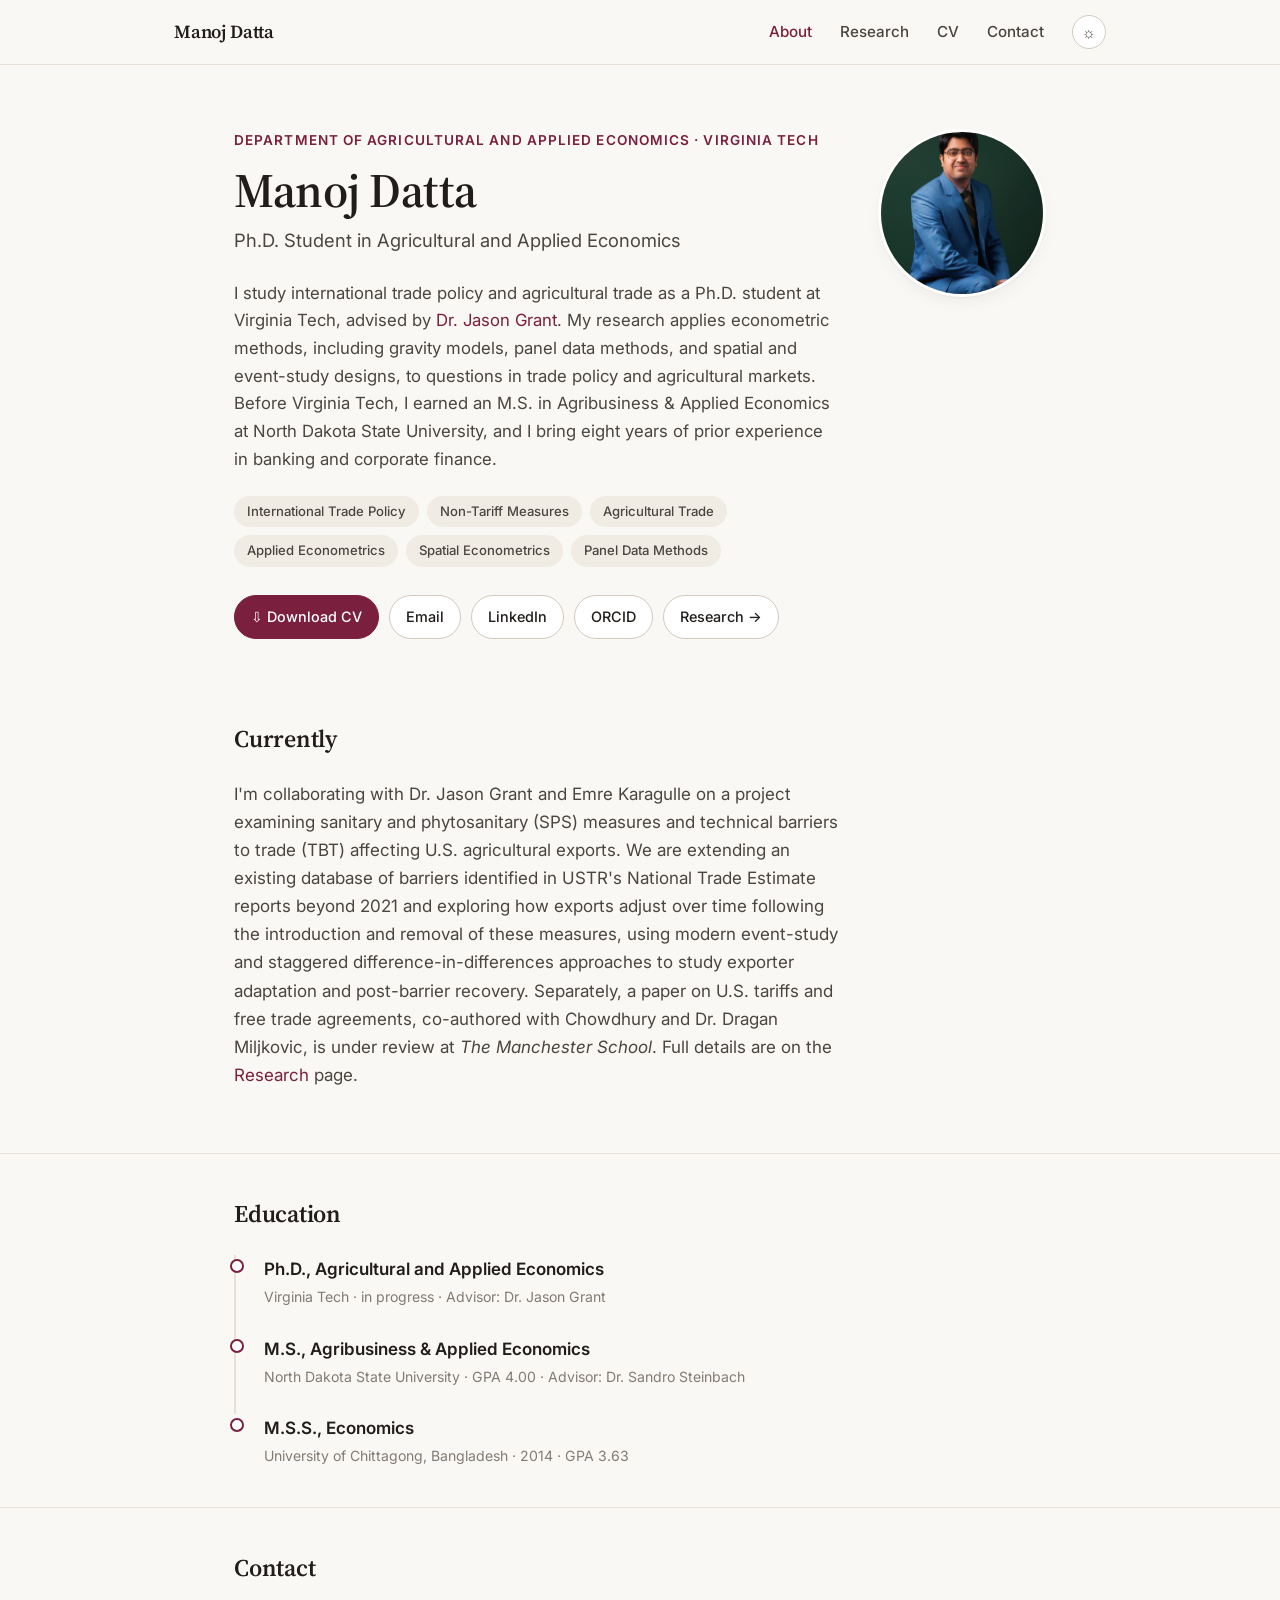
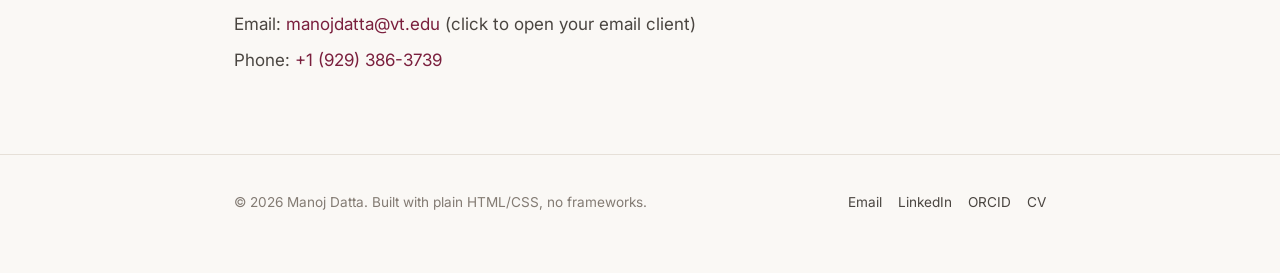
<file: index.html>
<!DOCTYPE html>
<html lang="en">
<head>
<meta charset="UTF-8">
<meta name="viewport" content="width=device-width, initial-scale=1">
<title>Manoj Datta</title>
<meta name="description" content="Manoj Datta, PhD student in Agricultural and Applied Economics at Virginia Tech. Research on international trade policy, agricultural trade, and applied econometrics.">
<link rel="preconnect" href="https://fonts.googleapis.com">
<link rel="preconnect" href="https://fonts.gstatic.com" crossorigin>
<link href="https://fonts.googleapis.com/css2?family=Source+Serif+4:wght@500;600;700&family=Inter:wght@400;500;600;700&display=swap" rel="stylesheet">
<link rel="stylesheet" href="assets/css/style.css">
</head>
<body>

<nav class="site-nav">
  <div class="wrap">
    <a href="index.html" class="brand">Manoj Datta</a>
    <button class="nav-toggle" aria-label="Toggle menu">&#9776;</button>
    <div class="nav-links">
      <a href="index.html" class="active">About</a>
      <a href="research.html">Research</a>
      <a href="cv.html">CV</a>
      <a href="index.html#contact">Contact</a>
      <button class="theme-toggle" aria-label="Toggle dark mode" title="Toggle dark mode">&#9788;</button>
    </div>
  </div>
</nav>

<header class="hero">
  <div class="wrap">
    <div class="hero-text">
      <p class="eyebrow">Department of Agricultural and Applied Economics · Virginia Tech</p>
      <h1>Manoj Datta</h1>
      <p class="role">Ph.D. Student in Agricultural and Applied Economics</p>
      <p class="lede">
        I study international trade policy and agricultural trade as a Ph.D. student at
        Virginia Tech, advised by <a href="https://aaec.vt.edu/people/faculty/grant-jason.html" target="_blank" rel="noopener">Dr. Jason Grant</a>.
        My research applies econometric methods, including gravity models, panel data
        methods, and spatial and event-study designs, to questions in trade policy and
        agricultural markets. Before Virginia Tech, I earned an M.S. in Agribusiness &amp;
        Applied Economics at North Dakota State University, and I bring eight years of prior
        experience in banking and corporate finance.
      </p>

      <div class="tag-row">
        <span class="tag">International Trade Policy</span>
        <span class="tag">Non-Tariff Measures</span>
        <span class="tag">Agricultural Trade</span>
        <span class="tag">Applied Econometrics</span>
        <span class="tag">Spatial Econometrics</span>
        <span class="tag">Panel Data Methods</span>
      </div>

      <div class="link-row">
        <a class="primary" href="assets/files/Manoj_Datta_CV.docx" download>&#8681; Download CV</a>
        <a href="mailto:manojdatta@vt.edu">Email</a>
        <a href="https://www.linkedin.com/in/manoj-datta-68495a75/" target="_blank" rel="noopener">LinkedIn</a>
        <a href="https://orcid.org/0009-0003-9950-358X" target="_blank" rel="noopener">ORCID</a>
        <a href="research.html">Research →</a>
      </div>
    </div>

    <div class="hero-photo">
      <img src="assets/img/photo.jpg" alt="Portrait of Manoj Datta" width="168" height="168">
    </div>
  </div>
</header>

<section class="block">
  <div class="wrap">
    <h2>Currently</h2>
    <p class="section-intro" style="margin-top:0;">
      I'm collaborating with Dr. Jason Grant and Emre Karagulle on a project examining
      sanitary and phytosanitary (SPS) measures and technical barriers to trade (TBT)
      affecting U.S. agricultural exports. We are extending an existing database of barriers
      identified in USTR's National Trade Estimate reports beyond 2021 and exploring how
      exports adjust over time following the introduction and removal of these measures,
      using modern event-study and staggered difference-in-differences approaches to study
      exporter adaptation and post-barrier recovery. Separately, a paper on U.S. tariffs and
      free trade agreements, co-authored with Chowdhury and Dr. Dragan Miljkovic, is under
      review at <em>The Manchester School</em>. Full details are on the
      <a href="research.html">Research</a> page.
    </p>
  </div>
</section>

<section class="block">
  <div class="wrap">
    <h2>Education</h2>
    <ul class="timeline">
      <li>
        <div class="t-title">Ph.D., Agricultural and Applied Economics</div>
        <div class="t-meta">Virginia Tech &middot; in progress &middot; Advisor: Dr. Jason Grant</div>
      </li>
      <li>
        <div class="t-title">M.S., Agribusiness &amp; Applied Economics</div>
        <div class="t-meta">North Dakota State University &middot; GPA 4.00 &middot; Advisor: Dr. Sandro Steinbach</div>
      </li>
      <li>
        <div class="t-title">M.S.S., Economics</div>
        <div class="t-meta">University of Chittagong, Bangladesh &middot; 2014 &middot; GPA 3.63</div>
      </li>
    </ul>
  </div>
</section>

<section class="block" id="contact">
  <div class="wrap">
    <h2>Contact</h2>
    <p style="color:var(--ink-soft); margin: 0 0 8px;">
      Email: <a href="mailto:manojdatta@vt.edu">manojdatta@vt.edu</a> (click to open your email client)
    </p>
    <p style="color:var(--ink-soft); margin: 0;">
      Phone: <a href="tel:+19293863739">+1 (929) 386-3739</a>
    </p>
  </div>
</section>

<footer>
  <div class="wrap">
    <p>&copy; <span id="year"></span> Manoj Datta. Built with plain HTML/CSS, no frameworks.</p>
    <div class="socials">
      <a href="mailto:manojdatta@vt.edu">Email</a>
      <a href="https://www.linkedin.com/in/manoj-datta-68495a75/" target="_blank" rel="noopener">LinkedIn</a>
      <a href="https://orcid.org/0009-0003-9950-358X" target="_blank" rel="noopener">ORCID</a>
      <a href="cv.html">CV</a>
    </div>
  </div>
</footer>

<script src="assets/js/main.js"></script>
<script>document.getElementById("year").textContent = new Date().getFullYear();</script>
</body>
</html>
</file>
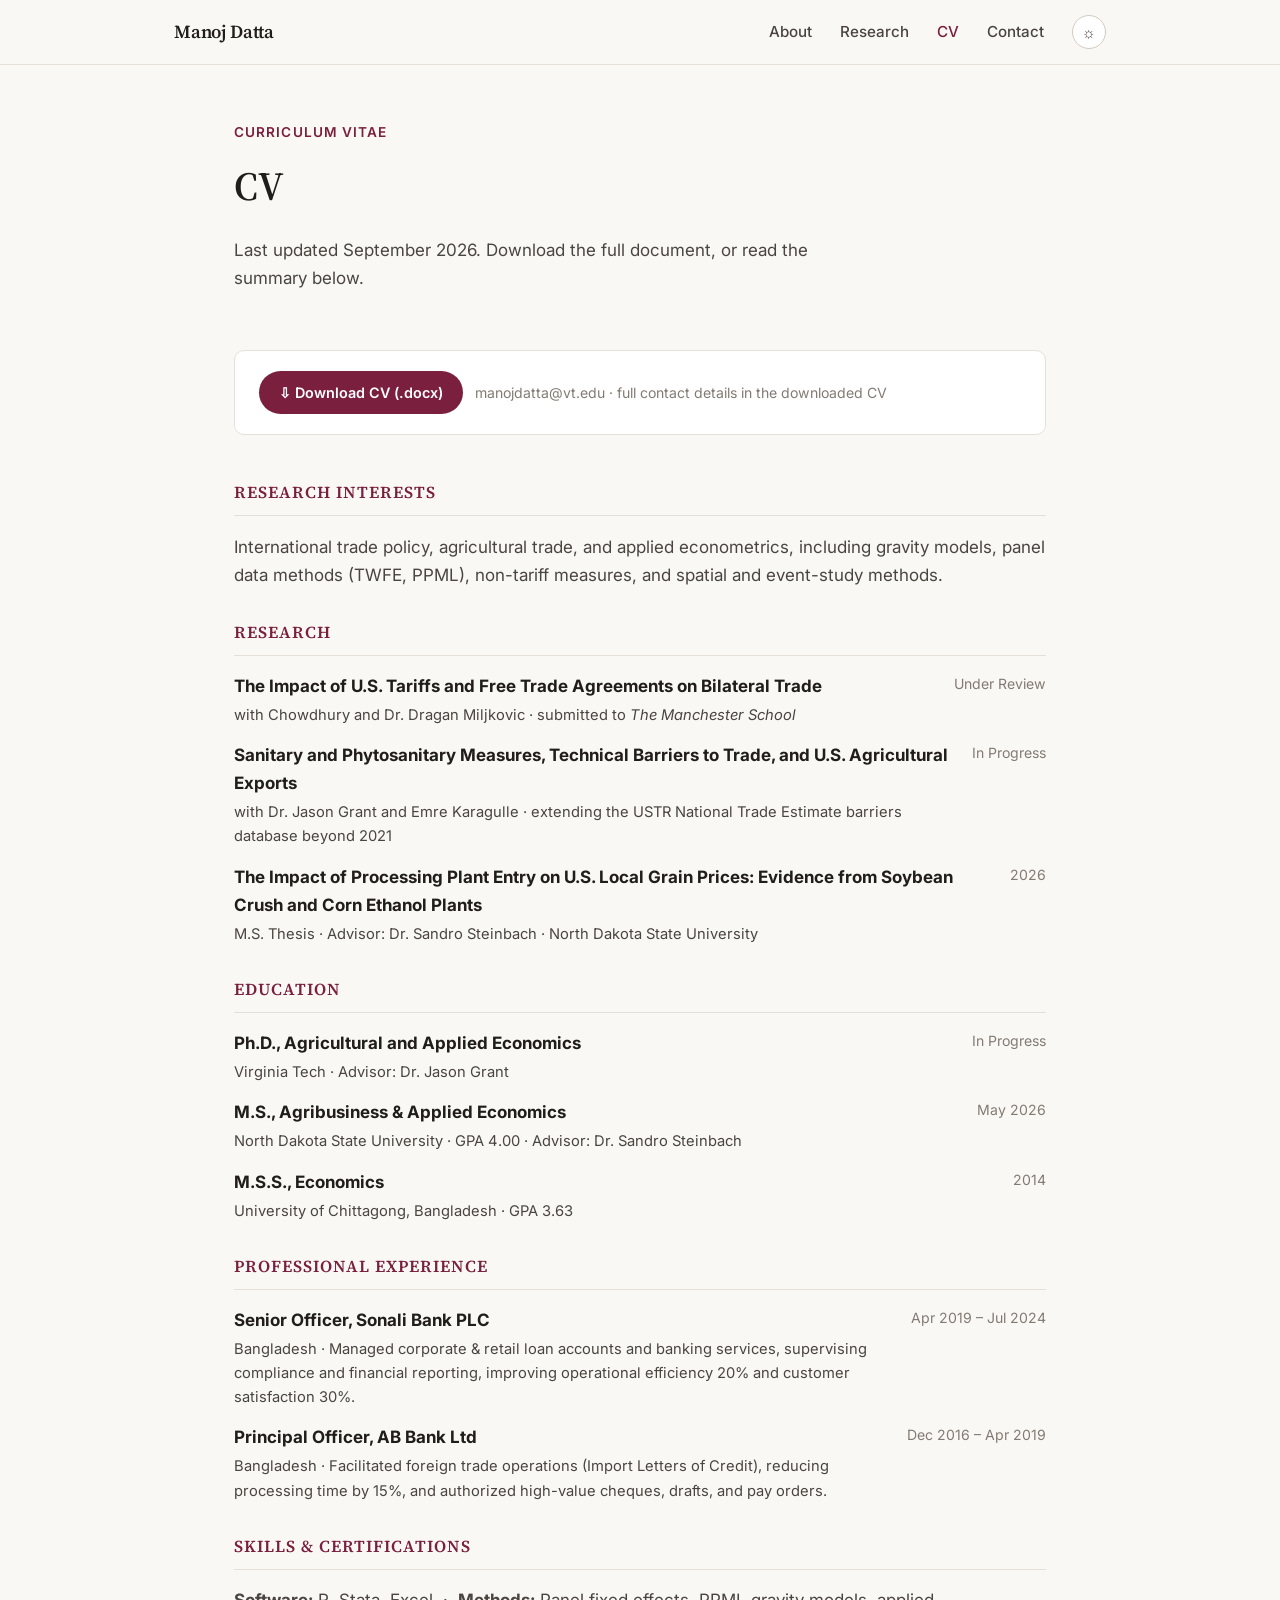
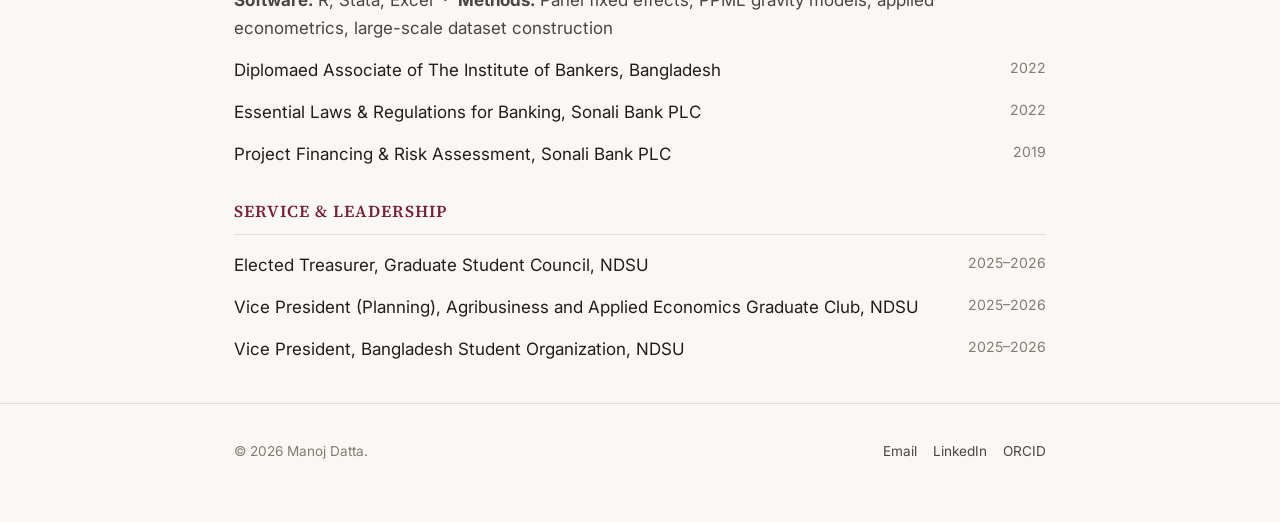
<file: cv.html>
<!DOCTYPE html>
<html lang="en">
<head>
<meta charset="UTF-8">
<meta name="viewport" content="width=device-width, initial-scale=1">
<title>CV, Manoj Datta</title>
<meta name="description" content="Curriculum vitae for Manoj Datta, PhD student in Agricultural and Applied Economics at Virginia Tech.">
<link rel="preconnect" href="https://fonts.googleapis.com">
<link rel="preconnect" href="https://fonts.gstatic.com" crossorigin>
<link href="https://fonts.googleapis.com/css2?family=Source+Serif+4:wght@500;600;700&family=Inter:wght@400;500;600;700&display=swap" rel="stylesheet">
<link rel="stylesheet" href="assets/css/style.css">
</head>
<body>

<nav class="site-nav">
  <div class="wrap">
    <a href="index.html" class="brand">Manoj Datta</a>
    <button class="nav-toggle" aria-label="Toggle menu">&#9776;</button>
    <div class="nav-links">
      <a href="index.html">About</a>
      <a href="research.html">Research</a>
      <a href="cv.html" class="active">CV</a>
      <a href="index.html#contact">Contact</a>
      <button class="theme-toggle" aria-label="Toggle dark mode" title="Toggle dark mode">&#9788;</button>
    </div>
  </div>
</nav>

<header class="page-header">
  <div class="wrap">
    <p class="eyebrow">Curriculum Vitae</p>
    <h1>CV</h1>
    <p>Last updated September 2026. Download the full document, or read the summary below.</p>
  </div>
</header>

<div class="wrap">
  <div class="cv-download-bar">
    <a class="link-row-single" href="assets/files/Manoj_Datta_CV.docx" download style="padding:10px 20px;background:var(--maroon);color:#fff;border-radius:999px;font-weight:600;font-size:0.9rem;">&#8681; Download CV (.docx)</a>
    <span style="color:var(--ink-faint); font-size:0.88rem;">manojdatta@vt.edu &middot; full contact details in the downloaded CV</span>
  </div>

  <div class="cv-section">
    <h2>Research Interests</h2>
    <p style="color:var(--ink-soft);">
      International trade policy, agricultural trade, and applied econometrics, including
      gravity models, panel data methods (TWFE, PPML), non-tariff measures, and spatial and
      event-study methods.
    </p>
  </div>

  <div class="cv-section">
    <h2>Research</h2>
    <div class="cv-row">
      <div class="cv-main">
        <b>The Impact of U.S. Tariffs and Free Trade Agreements on Bilateral Trade</b>
        <div class="cv-sub">with Chowdhury and Dr. Dragan Miljkovic &middot; submitted to <em>The Manchester School</em></div>
      </div>
      <div class="cv-date">Under Review</div>
    </div>
    <div class="cv-row">
      <div class="cv-main">
        <b>Sanitary and Phytosanitary Measures, Technical Barriers to Trade, and U.S. Agricultural Exports</b>
        <div class="cv-sub">with Dr. Jason Grant and Emre Karagulle &middot; extending the USTR National Trade Estimate barriers database beyond 2021</div>
      </div>
      <div class="cv-date">In Progress</div>
    </div>
    <div class="cv-row">
      <div class="cv-main">
        <b>The Impact of Processing Plant Entry on U.S. Local Grain Prices: Evidence from Soybean Crush and Corn Ethanol Plants</b>
        <div class="cv-sub">M.S. Thesis &middot; Advisor: Dr. Sandro Steinbach &middot; North Dakota State University</div>
      </div>
      <div class="cv-date">2026</div>
    </div>
  </div>

  <div class="cv-section">
    <h2>Education</h2>
    <div class="cv-row">
      <div class="cv-main"><b>Ph.D., Agricultural and Applied Economics</b>
        <div class="cv-sub">Virginia Tech &middot; Advisor: Dr. Jason Grant</div>
      </div>
      <div class="cv-date">In Progress</div>
    </div>
    <div class="cv-row">
      <div class="cv-main"><b>M.S., Agribusiness &amp; Applied Economics</b>
        <div class="cv-sub">North Dakota State University &middot; GPA 4.00 &middot; Advisor: Dr. Sandro Steinbach</div>
      </div>
      <div class="cv-date">May 2026</div>
    </div>
    <div class="cv-row">
      <div class="cv-main"><b>M.S.S., Economics</b>
        <div class="cv-sub">University of Chittagong, Bangladesh &middot; GPA 3.63</div>
      </div>
      <div class="cv-date">2014</div>
    </div>
  </div>

  <div class="cv-section">
    <h2>Professional Experience</h2>
    <div class="cv-row">
      <div class="cv-main"><b>Senior Officer, Sonali Bank PLC</b>
        <div class="cv-sub">Bangladesh &middot; Managed corporate &amp; retail loan accounts and banking services, supervising compliance and financial reporting, improving operational efficiency 20% and customer satisfaction 30%.</div>
      </div>
      <div class="cv-date">Apr 2019 &ndash; Jul 2024</div>
    </div>
    <div class="cv-row">
      <div class="cv-main"><b>Principal Officer, AB Bank Ltd</b>
        <div class="cv-sub">Bangladesh &middot; Facilitated foreign trade operations (Import Letters of Credit), reducing processing time by 15%, and authorized high-value cheques, drafts, and pay orders.</div>
      </div>
      <div class="cv-date">Dec 2016 &ndash; Apr 2019</div>
    </div>
  </div>

  <div class="cv-section">
    <h2>Skills &amp; Certifications</h2>
    <p style="color:var(--ink-soft); margin: 0 0 14px;">
      <b>Software:</b> R, Stata, Excel &nbsp;&middot;&nbsp;
      <b>Methods:</b> Panel fixed effects, PPML gravity models, applied econometrics, large-scale dataset construction
    </p>
    <div class="cv-row">
      <div class="cv-main">Diplomaed Associate of The Institute of Bankers, Bangladesh</div>
      <div class="cv-date">2022</div>
    </div>
    <div class="cv-row">
      <div class="cv-main">Essential Laws &amp; Regulations for Banking, Sonali Bank PLC</div>
      <div class="cv-date">2022</div>
    </div>
    <div class="cv-row">
      <div class="cv-main">Project Financing &amp; Risk Assessment, Sonali Bank PLC</div>
      <div class="cv-date">2019</div>
    </div>
  </div>

  <div class="cv-section">
    <h2>Service &amp; Leadership</h2>
    <div class="cv-row">
      <div class="cv-main">Elected Treasurer, Graduate Student Council, NDSU</div>
      <div class="cv-date">2025&ndash;2026</div>
    </div>
    <div class="cv-row">
      <div class="cv-main">Vice President (Planning), Agribusiness and Applied Economics Graduate Club, NDSU</div>
      <div class="cv-date">2025&ndash;2026</div>
    </div>
    <div class="cv-row">
      <div class="cv-main">Vice President, Bangladesh Student Organization, NDSU</div>
      <div class="cv-date">2025&ndash;2026</div>
    </div>
  </div>
</div>

<footer>
  <div class="wrap">
    <p>&copy; <span id="year"></span> Manoj Datta.</p>
    <div class="socials">
      <a href="mailto:manojdatta@vt.edu">Email</a>
      <a href="https://www.linkedin.com/in/manoj-datta-68495a75/" target="_blank" rel="noopener">LinkedIn</a>
      <a href="https://orcid.org/0009-0003-9950-358X" target="_blank" rel="noopener">ORCID</a>
    </div>
  </div>
</footer>

<script src="assets/js/main.js"></script>
<script>document.getElementById("year").textContent = new Date().getFullYear();</script>
</body>
</html>
</file>
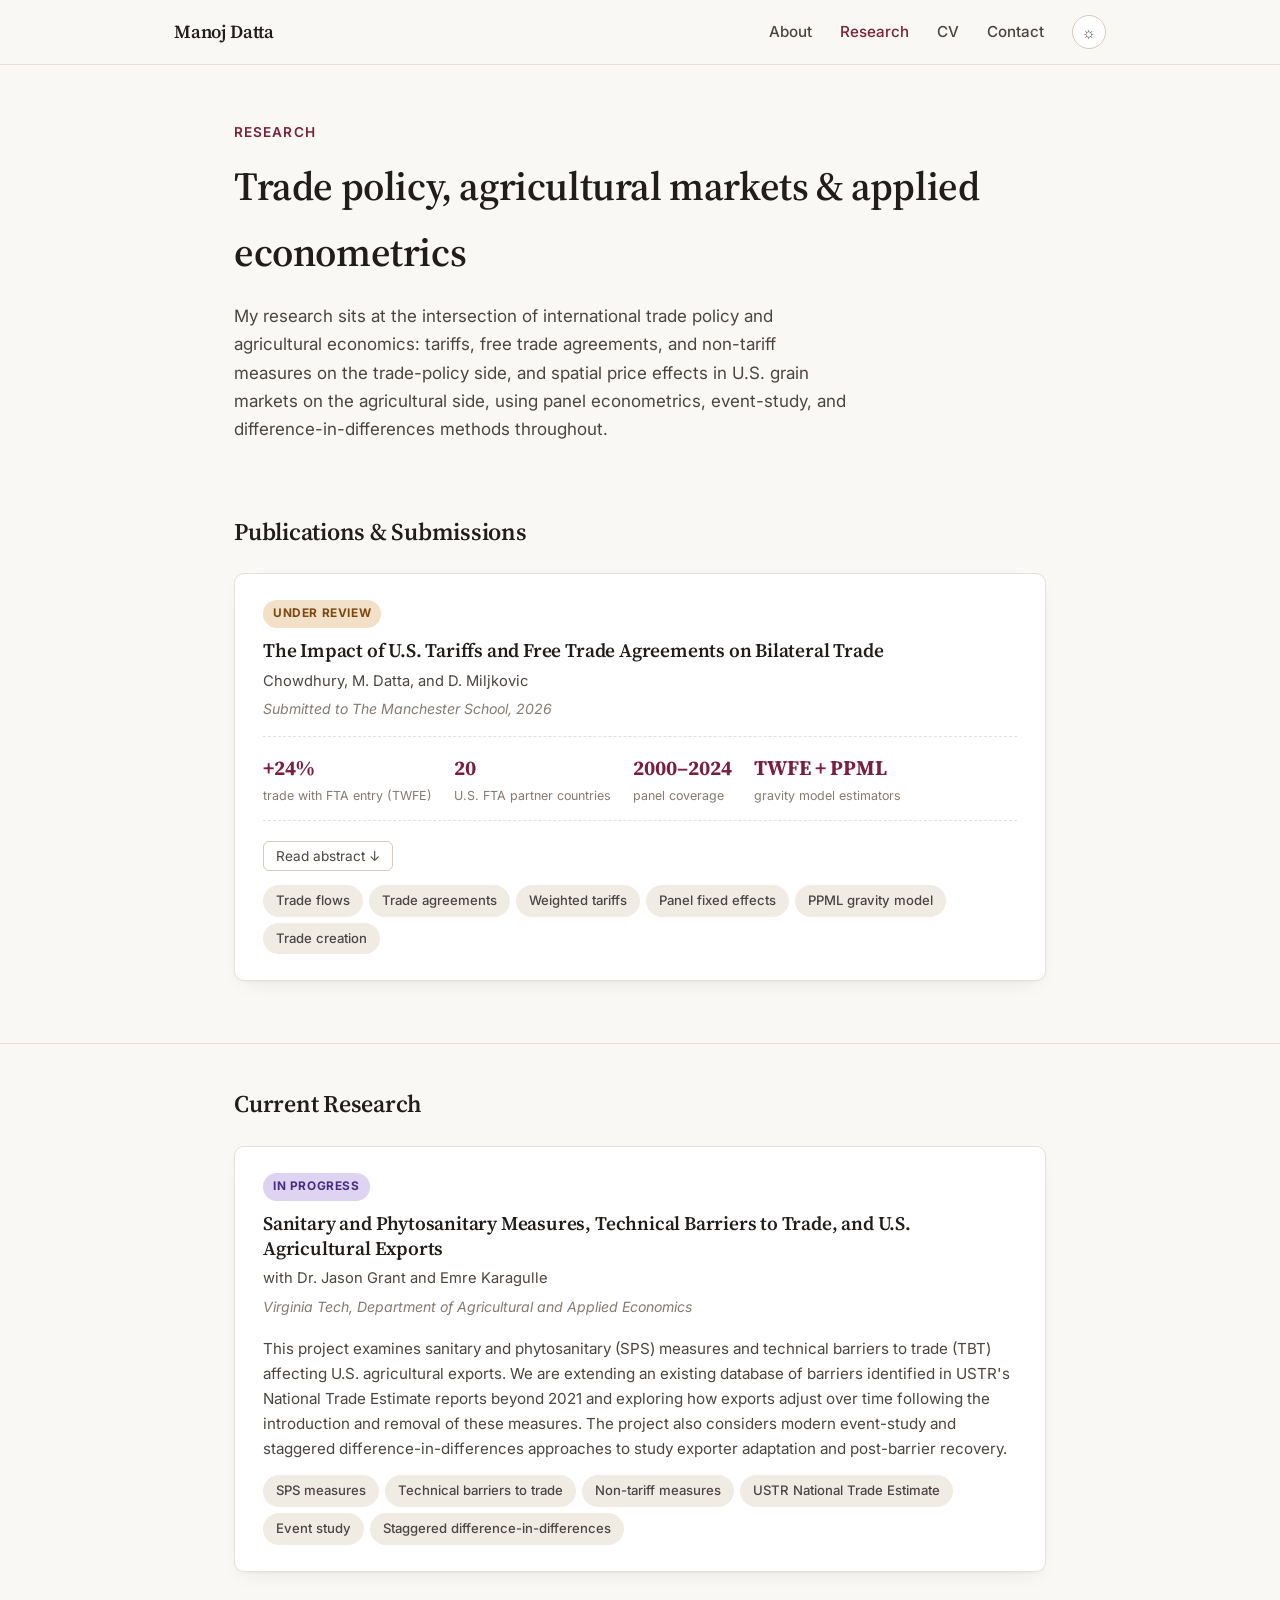
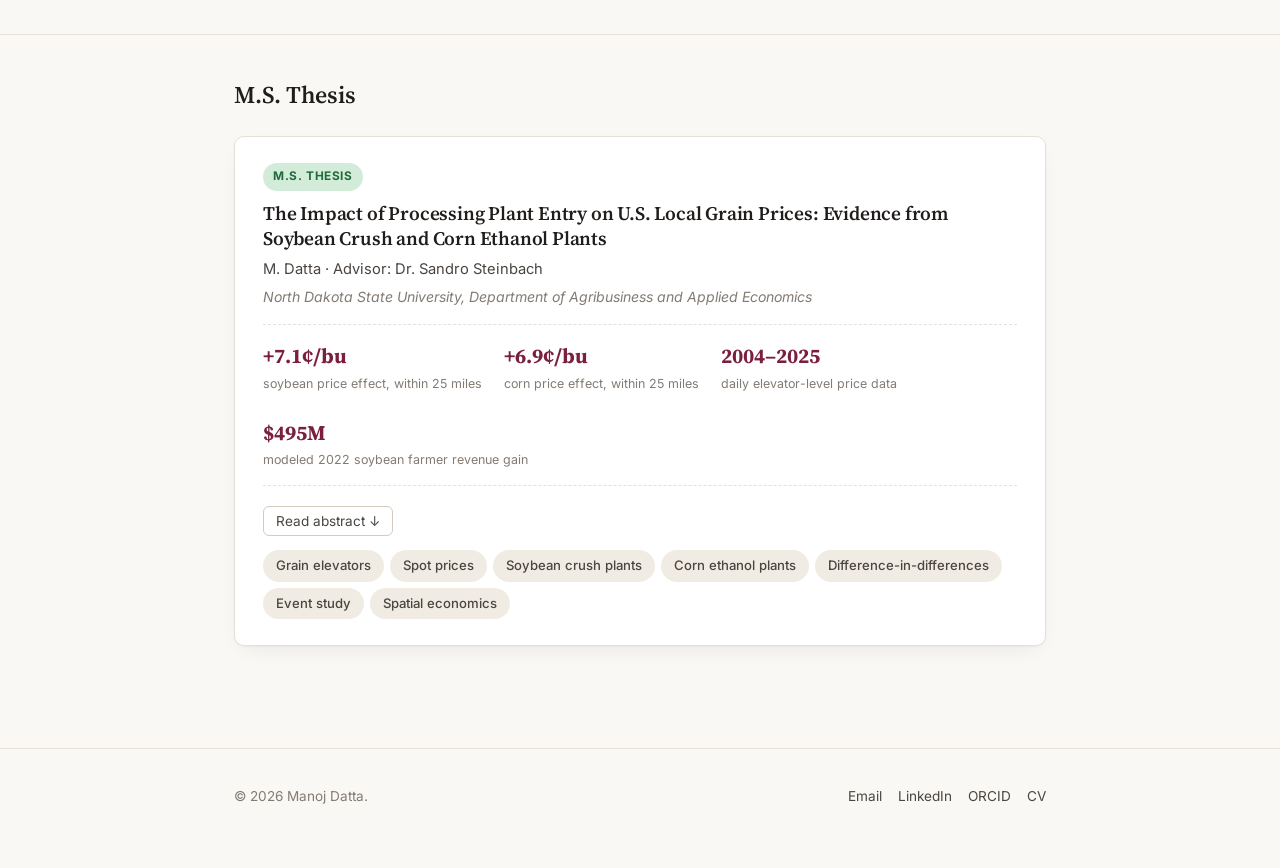
<file: research.html>
<!DOCTYPE html>
<html lang="en">
<head>
<meta charset="UTF-8">
<meta name="viewport" content="width=device-width, initial-scale=1">
<title>Research, Manoj Datta</title>
<meta name="description" content="Research by Manoj Datta on U.S. tariffs, free trade agreements, non-tariff barriers, and processing-plant effects on local grain prices.">
<link rel="preconnect" href="https://fonts.googleapis.com">
<link rel="preconnect" href="https://fonts.gstatic.com" crossorigin>
<link href="https://fonts.googleapis.com/css2?family=Source+Serif+4:wght@500;600;700&family=Inter:wght@400;500;600;700&display=swap" rel="stylesheet">
<link rel="stylesheet" href="assets/css/style.css">
</head>
<body>

<nav class="site-nav">
  <div class="wrap">
    <a href="index.html" class="brand">Manoj Datta</a>
    <button class="nav-toggle" aria-label="Toggle menu">&#9776;</button>
    <div class="nav-links">
      <a href="index.html">About</a>
      <a href="research.html" class="active">Research</a>
      <a href="cv.html">CV</a>
      <a href="index.html#contact">Contact</a>
      <button class="theme-toggle" aria-label="Toggle dark mode" title="Toggle dark mode">&#9788;</button>
    </div>
  </div>
</nav>

<header class="page-header">
  <div class="wrap">
    <p class="eyebrow">Research</p>
    <h1>Trade policy, agricultural markets &amp; applied econometrics</h1>
    <p>
      My research sits at the intersection of international trade policy and agricultural
      economics: tariffs, free trade agreements, and non-tariff measures on the trade-policy
      side, and spatial price effects in U.S. grain markets on the agricultural side, using
      panel econometrics, event-study, and difference-in-differences methods throughout.
    </p>
  </div>
</header>

<section class="block">
  <div class="wrap">
    <h2>Publications &amp; Submissions</h2>

    <article class="card">
      <div class="badge-row">
        <span class="badge review">Under Review</span>
      </div>
      <h3>The Impact of U.S. Tariffs and Free Trade Agreements on Bilateral Trade</h3>
      <p class="authors">Chowdhury, M. Datta, and D. Miljkovic</p>
      <p class="venue">Submitted to <em>The Manchester School</em>, 2026</p>

      <div class="stats">
        <div class="stat"><b>+24%</b><span>trade with FTA entry (TWFE)</span></div>
        <div class="stat"><b>20</b><span>U.S. FTA partner countries</span></div>
        <div class="stat"><b>2000&ndash;2024</b><span>panel coverage</span></div>
        <div class="stat"><b>TWFE + PPML</b><span>gravity model estimators</span></div>
      </div>

      <button class="abstract-toggle" aria-controls="abs-1" aria-expanded="false">Read abstract &#8595;</button>
      <div class="abstract-body" id="abs-1">
        <p>
          This study examines whether trade gains from U.S. free trade agreements (FTAs)
          depend on the depth of tariff liberalization achieved, using bilateral trade flows
          with 20 FTA partners from 2000 to 2024. Grounded in the gravity model and trade
          creation framework, a panel regression is estimated via Two-Way Fixed Effects
          (TWFE), with the Poisson Pseudo Maximum Likelihood (PPML) estimator serving as the
          primary robustness check, addressing heteroskedasticity and preserving the gravity
          model's multiplicative structure. Both estimators use the World Integrated Trade
          Solution trade-weighted average preferential tariff, UN Comtrade trade data, and
          World Bank macroeconomic indicators, with standard errors clustered by country. FTA
          entry is associated with approximately 24 percent higher total trade and 27 percent
          higher exports under TWFE. The tariff&ndash;FTA interaction is negative and
          significant across both estimators: at the 1 percent level under TWFE, and at the 5
          percent level (total trade) and 1 percent level (imports) under PPML, confirming
          that the central finding is robust across estimators. A one percentage point
          increase in residual tariffs within an FTA is associated with 5.2 to 8.7 percent
          lower trade flows. These findings demonstrate that trade gains from FTAs are
          proportional to the depth of tariff liberalization actually achieved.
        </p>
      </div>

      <div class="keywords">
        <span class="tag">Trade flows</span>
        <span class="tag">Trade agreements</span>
        <span class="tag">Weighted tariffs</span>
        <span class="tag">Panel fixed effects</span>
        <span class="tag">PPML gravity model</span>
        <span class="tag">Trade creation</span>
      </div>
    </article>

  </div>
</section>

<section class="block">
  <div class="wrap">
    <h2>Current Research</h2>

    <article class="card">
      <div class="badge-row">
        <span class="badge working">In Progress</span>
      </div>
      <h3>Sanitary and Phytosanitary Measures, Technical Barriers to Trade, and U.S. Agricultural Exports</h3>
      <p class="authors">with Dr. Jason Grant and Emre Karagulle</p>
      <p class="venue">Virginia Tech, Department of Agricultural and Applied Economics</p>

      <div class="abstract-body open">
        <p style="margin-top: 4px;">
          This project examines sanitary and phytosanitary (SPS) measures and technical
          barriers to trade (TBT) affecting U.S. agricultural exports. We are extending an
          existing database of barriers identified in USTR's National Trade Estimate reports
          beyond 2021 and exploring how exports adjust over time following the introduction
          and removal of these measures. The project also considers modern event-study and
          staggered difference-in-differences approaches to study exporter adaptation and
          post-barrier recovery.
        </p>
      </div>

      <div class="keywords">
        <span class="tag">SPS measures</span>
        <span class="tag">Technical barriers to trade</span>
        <span class="tag">Non-tariff measures</span>
        <span class="tag">USTR National Trade Estimate</span>
        <span class="tag">Event study</span>
        <span class="tag">Staggered difference-in-differences</span>
      </div>
    </article>

  </div>
</section>

<section class="block">
  <div class="wrap">
    <h2>M.S. Thesis</h2>

    <article class="card">
      <div class="badge-row">
        <span class="badge thesis">M.S. Thesis</span>
      </div>
      <h3>The Impact of Processing Plant Entry on U.S. Local Grain Prices: Evidence from Soybean Crush and Corn Ethanol Plants</h3>
      <p class="authors">M. Datta &middot; Advisor: Dr. Sandro Steinbach</p>
      <p class="venue">North Dakota State University, Department of Agribusiness and Applied Economics</p>

      <div class="stats">
        <div class="stat"><b>+7.1&cent;/bu</b><span>soybean price effect, within 25 miles</span></div>
        <div class="stat"><b>+6.9&cent;/bu</b><span>corn price effect, within 25 miles</span></div>
        <div class="stat"><b>2004&ndash;2025</b><span>daily elevator-level price data</span></div>
        <div class="stat"><b>$495M</b><span>modeled 2022 soybean farmer revenue gain</span></div>
      </div>

      <button class="abstract-toggle" aria-controls="abs-2" aria-expanded="false">Read abstract &#8595;</button>
      <div class="abstract-body" id="abs-2">
        <p>
          This thesis examines how the entry of soybean crushing plants and corn ethanol
          plants affects local grain prices in the United States. Using daily elevator-level
          spot prices from 2004 to 2025, plant-opening information, and spatial data, I
          estimate price effects using difference-in-differences, event-study, and continuous
          distance-decay models. The results show that processing-plant entry raises nearby
          grain prices, with the strongest effects concentrated close to the plant. Soybean
          crush plant entry increases soybean prices by about 7.1 cents per bushel within 25
          miles and 6.4 cents within 50 miles, while ethanol plant entry raises corn prices by
          about 6.9 cents within 25 miles and 3.2 cents within 50 miles. A capacity-weighted
          spatial model shows that these effects decline continuously with distance and are
          stronger around medium and large plants. The analysis also documents regional
          heterogeneity and translates the estimated price effects into model-implied farmer
          revenue gains. For soybean, these gains rise from roughly $135 million in 2004 to
          nearly $495 million in 2022. The thesis concludes by applying the estimated spatial
          model to five announced soybean-processing plants, illustrating how future
          processing investment may affect nearby grain markets.
        </p>
      </div>

      <div class="keywords">
        <span class="tag">Grain elevators</span>
        <span class="tag">Spot prices</span>
        <span class="tag">Soybean crush plants</span>
        <span class="tag">Corn ethanol plants</span>
        <span class="tag">Difference-in-differences</span>
        <span class="tag">Event study</span>
        <span class="tag">Spatial economics</span>
      </div>
    </article>

  </div>
</section>

<footer>
  <div class="wrap">
    <p>&copy; <span id="year"></span> Manoj Datta.</p>
    <div class="socials">
      <a href="mailto:manojdatta@vt.edu">Email</a>
      <a href="https://www.linkedin.com/in/manoj-datta-68495a75/" target="_blank" rel="noopener">LinkedIn</a>
      <a href="https://orcid.org/0009-0003-9950-358X" target="_blank" rel="noopener">ORCID</a>
      <a href="cv.html">CV</a>
    </div>
  </div>
</footer>

<script src="assets/js/main.js"></script>
<script>document.getElementById("year").textContent = new Date().getFullYear();</script>
</body>
</html>
</file>
<file: assets/css/style.css>
/* ============================================================
   Manoj Datta — academic site
   Palette: warm paper background, ink text, maroon + ochre accent
   Type: Source Serif 4 (display/serif) + Inter (UI/body)
   ============================================================ */

:root {
  --paper: #faf8f5;
  --paper-raised: #ffffff;
  --ink: #201d1b;
  --ink-soft: #4a4540;
  --ink-faint: #837b73;
  --line: #e6e0d8;
  --line-strong: #d4cabd;
  --maroon: #7a1f3d;
  --maroon-dark: #5c1730;
  --ochre: #b5651d;
  --tag-bg: #f1ece3;
  --focus: #b5651d;
  --shadow: 0 1px 2px rgba(32, 29, 27, 0.04), 0 8px 24px -12px rgba(32, 29, 27, 0.12);
  --radius: 10px;
  --maxw: 860px;
}

@media (prefers-color-scheme: dark) {
  :root:not([data-theme="light"]) {
    --paper: #171513;
    --paper-raised: #1f1c19;
    --ink: #ece7e0;
    --ink-soft: #c4bcb1;
    --ink-faint: #8d8479;
    --line: #332e29;
    --line-strong: #453f38;
    --maroon: #d97d9a;
    --ochre: #e0a35c;
    --tag-bg: #2a2521;
    --shadow: 0 1px 2px rgba(0, 0, 0, 0.2), 0 8px 24px -12px rgba(0, 0, 0, 0.5);
  }
}

:root[data-theme="dark"] {
  --paper: #171513;
  --paper-raised: #1f1c19;
  --ink: #ece7e0;
  --ink-soft: #c4bcb1;
  --ink-faint: #8d8479;
  --line: #332e29;
  --line-strong: #453f38;
  --maroon: #d97d9a;
  --ochre: #e0a35c;
  --tag-bg: #2a2521;
  --shadow: 0 1px 2px rgba(0, 0, 0, 0.2), 0 8px 24px -12px rgba(0, 0, 0, 0.5);
}

* { box-sizing: border-box; }
html { scroll-behavior: smooth; }

body {
  margin: 0;
  background: var(--paper);
  color: var(--ink);
  font-family: "Inter", -apple-system, BlinkMacSystemFont, "Segoe UI", sans-serif;
  font-size: 17px;
  line-height: 1.65;
  -webkit-font-smoothing: antialiased;
  transition: background 0.2s ease, color 0.2s ease;
}

h1, h2, h3, .serif {
  font-family: "Source Serif 4", Georgia, serif;
  font-weight: 600;
  letter-spacing: -0.01em;
  color: var(--ink);
}

a { color: var(--maroon); text-decoration: none; }
a:hover { text-decoration: underline; text-decoration-thickness: 1.5px; text-underline-offset: 3px; }
a:focus-visible, button:focus-visible { outline: 2px solid var(--focus); outline-offset: 3px; }

.wrap { max-width: var(--maxw); margin: 0 auto; padding: 0 24px; }

/* ---------- Nav ---------- */
.site-nav {
  position: sticky; top: 0; z-index: 50;
  background: color-mix(in srgb, var(--paper) 88%, transparent);
  backdrop-filter: saturate(140%) blur(8px);
  border-bottom: 1px solid var(--line);
}
.site-nav .wrap { max-width: 980px; display: flex; align-items: center; justify-content: space-between; height: 64px; }
.brand { font-family: "Source Serif 4", serif; font-weight: 600; font-size: 1.15rem; color: var(--ink); letter-spacing: -0.01em; }
.brand:hover { text-decoration: none; opacity: 0.8; }
.nav-links { display: flex; align-items: center; gap: 28px; }
.nav-links a { color: var(--ink-soft); font-size: 0.95rem; font-weight: 500; }
.nav-links a.active { color: var(--maroon); }
.nav-links a:hover { color: var(--maroon); text-decoration: none; }
.theme-toggle {
  border: 1px solid var(--line-strong); background: var(--paper-raised); color: var(--ink-soft);
  width: 34px; height: 34px; border-radius: 50%; cursor: pointer; font-size: 0.95rem;
  display: flex; align-items: center; justify-content: center;
}
.theme-toggle:hover { border-color: var(--ochre); color: var(--ochre); }
.nav-toggle { display: none; }

@media (max-width: 640px) {
  .nav-links { position: fixed; inset: 64px 0 auto 0; background: var(--paper); border-bottom: 1px solid var(--line);
    flex-direction: column; align-items: flex-start; padding: 16px 24px 24px; gap: 16px;
    transform: translateY(-8px); opacity: 0; pointer-events: none; transition: all 0.18s ease; }
  .nav-links.open { transform: translateY(0); opacity: 1; pointer-events: auto; }
  .nav-toggle { display: flex; border: none; background: none; color: var(--ink); font-size: 1.4rem; cursor: pointer; padding: 4px 8px; }
}

/* ---------- Hero ---------- */
.hero { padding: 64px 0 40px; }
.hero .wrap { display: flex; align-items: flex-start; gap: 44px; }
.hero .hero-text { flex: 1 1 auto; min-width: 0; }
.hero .eyebrow { color: var(--maroon); font-weight: 600; font-size: 0.85rem; text-transform: uppercase; letter-spacing: 0.08em; margin: 0 0 14px; }
.hero h1 { font-size: clamp(2.2rem, 5vw, 3rem); margin: 0 0 8px; line-height: 1.08; }
.hero .role { color: var(--ink-soft); font-size: 1.15rem; margin: 0 0 24px; }
.hero p.lede { max-width: 640px; color: var(--ink-soft); font-size: 1.05rem; }
.hero .lede a { color: var(--maroon); }

.hero-photo { flex: 0 0 auto; width: 168px; height: 168px; border-radius: 50%; overflow: hidden;
  border: 3px solid var(--paper-raised); box-shadow: var(--shadow); background: var(--tag-bg); }
.hero-photo img { width: 100%; height: 100%; object-fit: cover; display: block; }

@media (max-width: 640px) {
  .hero .wrap { flex-direction: column-reverse; gap: 20px; }
  .hero-photo { width: 120px; height: 120px; }
}

.link-row { display: flex; flex-wrap: wrap; gap: 10px; margin-top: 28px; }
.link-row a { display: inline-flex; align-items: center; gap: 8px; padding: 9px 16px; border: 1px solid var(--line-strong);
  border-radius: 999px; font-size: 0.9rem; font-weight: 500; color: var(--ink); background: var(--paper-raised); }
.link-row a:hover { border-color: var(--maroon); color: var(--maroon); text-decoration: none; }
.link-row a.primary { background: var(--maroon); border-color: var(--maroon); color: #fff; }
.link-row a.primary:hover { background: var(--maroon-dark); color: #fff; }

.tag-row { display: flex; flex-wrap: wrap; gap: 8px; margin: 22px 0 0; }
.tag { background: var(--tag-bg); color: var(--ink-soft); border-radius: 999px; padding: 5px 13px; font-size: 0.82rem; font-weight: 500; }

/* ---------- Sections ---------- */
section.block { padding: 40px 0; border-top: 1px solid var(--line); }
section.block:first-of-type { border-top: none; }
.block h2 { font-size: 1.5rem; margin: 0 0 22px; }
.section-intro { color: var(--ink-soft); margin: -14px 0 24px; max-width: 620px; }

/* ---------- Timeline (education) ---------- */
.timeline { list-style: none; margin: 0; padding: 0; }
.timeline li { position: relative; padding: 0 0 26px 28px; border-left: 2px solid var(--line); }
.timeline li:last-child { border-left-color: transparent; padding-bottom: 0; }
.timeline li::before { content: ""; position: absolute; left: -6px; top: 4px; width: 10px; height: 10px; border-radius: 50%;
  background: var(--paper-raised); border: 2px solid var(--maroon); }
.timeline .t-title { font-weight: 600; color: var(--ink); }
.timeline .t-meta { color: var(--ink-faint); font-size: 0.88rem; margin-top: 2px; }
.timeline .t-detail { color: var(--ink-soft); font-size: 0.92rem; margin-top: 4px; }

/* ---------- Research cards ---------- */
.card { background: var(--paper-raised); border: 1px solid var(--line); border-radius: var(--radius); padding: 26px 28px; box-shadow: var(--shadow); margin-bottom: 22px; }
.card .badge-row { display: flex; flex-wrap: wrap; gap: 8px; align-items: center; margin-bottom: 10px; }
.badge { font-size: 0.74rem; font-weight: 700; text-transform: uppercase; letter-spacing: 0.05em; padding: 4px 10px; border-radius: 999px; }
.badge.review { background: #f3e0c9; color: #7a4a10; }
.badge.working { background: #ded3f0; color: #4a2d80; }
.badge.thesis { background: #d3ecd9; color: #1f6b3a; }
.card h3 { font-size: 1.2rem; margin: 0 0 6px; line-height: 1.3; }
.card .authors { color: var(--ink-soft); font-size: 0.92rem; margin: 0 0 4px; }
.card .venue { color: var(--ink-faint); font-size: 0.88rem; font-style: italic; margin: 0 0 14px; }
.card .stats { display: flex; flex-wrap: wrap; gap: 22px; margin: 16px 0; padding: 14px 0; border-top: 1px dashed var(--line); border-bottom: 1px dashed var(--line); }
.card .stat b { display: block; font-family: "Source Serif 4", serif; font-size: 1.3rem; color: var(--maroon); }
.card .stat span { display: block; font-size: 0.78rem; color: var(--ink-faint); }
.card .keywords { display: flex; flex-wrap: wrap; gap: 6px; margin-top: 14px; }

.abstract-toggle { background: none; border: 1px solid var(--line-strong); color: var(--ink-soft); border-radius: 6px; padding: 6px 12px;
  font-size: 0.85rem; cursor: pointer; font-family: inherit; margin-top: 4px; }
.abstract-toggle:hover { border-color: var(--maroon); color: var(--maroon); }
.abstract-body { max-height: 0; overflow: hidden; transition: max-height 0.25s ease; }
.abstract-body p { color: var(--ink-soft); font-size: 0.95rem; margin: 14px 0 0; }
.abstract-body.open { max-height: 600px; }

/* ---------- CV page ---------- */
.cv-section { margin-bottom: 30px; }
.cv-section h2 { font-size: 1.05rem; text-transform: uppercase; letter-spacing: 0.06em; color: var(--maroon); border-bottom: 1px solid var(--line); padding-bottom: 8px; margin-bottom: 16px; }
.cv-row { display: flex; justify-content: space-between; gap: 20px; margin-bottom: 14px; }
.cv-row .cv-main b { color: var(--ink); }
.cv-row .cv-date { color: var(--ink-faint); font-size: 0.88rem; white-space: nowrap; text-align: right; }
.cv-row .cv-sub { color: var(--ink-soft); font-size: 0.92rem; margin-top: 3px; }
.cv-download-bar { display: flex; flex-wrap: wrap; gap: 12px; align-items: center; margin: 28px 0 44px; padding: 20px 24px;
  background: var(--paper-raised); border: 1px solid var(--line); border-radius: var(--radius); }

/* ---------- Footer ---------- */
footer { border-top: 1px solid var(--line); padding: 36px 0 60px; margin-top: 40px; }
footer .wrap { display: flex; flex-wrap: wrap; justify-content: space-between; gap: 16px; align-items: center; }
footer p { color: var(--ink-faint); font-size: 0.85rem; margin: 0; }
footer .socials { display: flex; gap: 16px; }
footer .socials a { color: var(--ink-soft); font-size: 0.85rem; }

.page-header { padding: 56px 0 12px; }
.page-header .eyebrow { color: var(--maroon); font-weight: 600; font-size: 0.85rem; text-transform: uppercase; letter-spacing: 0.08em; margin: 0 0 10px; }
.page-header h1 { font-size: clamp(1.9rem, 4vw, 2.5rem); margin: 0 0 12px; }
.page-header p { color: var(--ink-soft); max-width: 620px; }

@media (max-width: 560px) {
  .cv-row { flex-direction: column; gap: 2px; }
  .cv-row .cv-date { text-align: left; }
}
</file>
